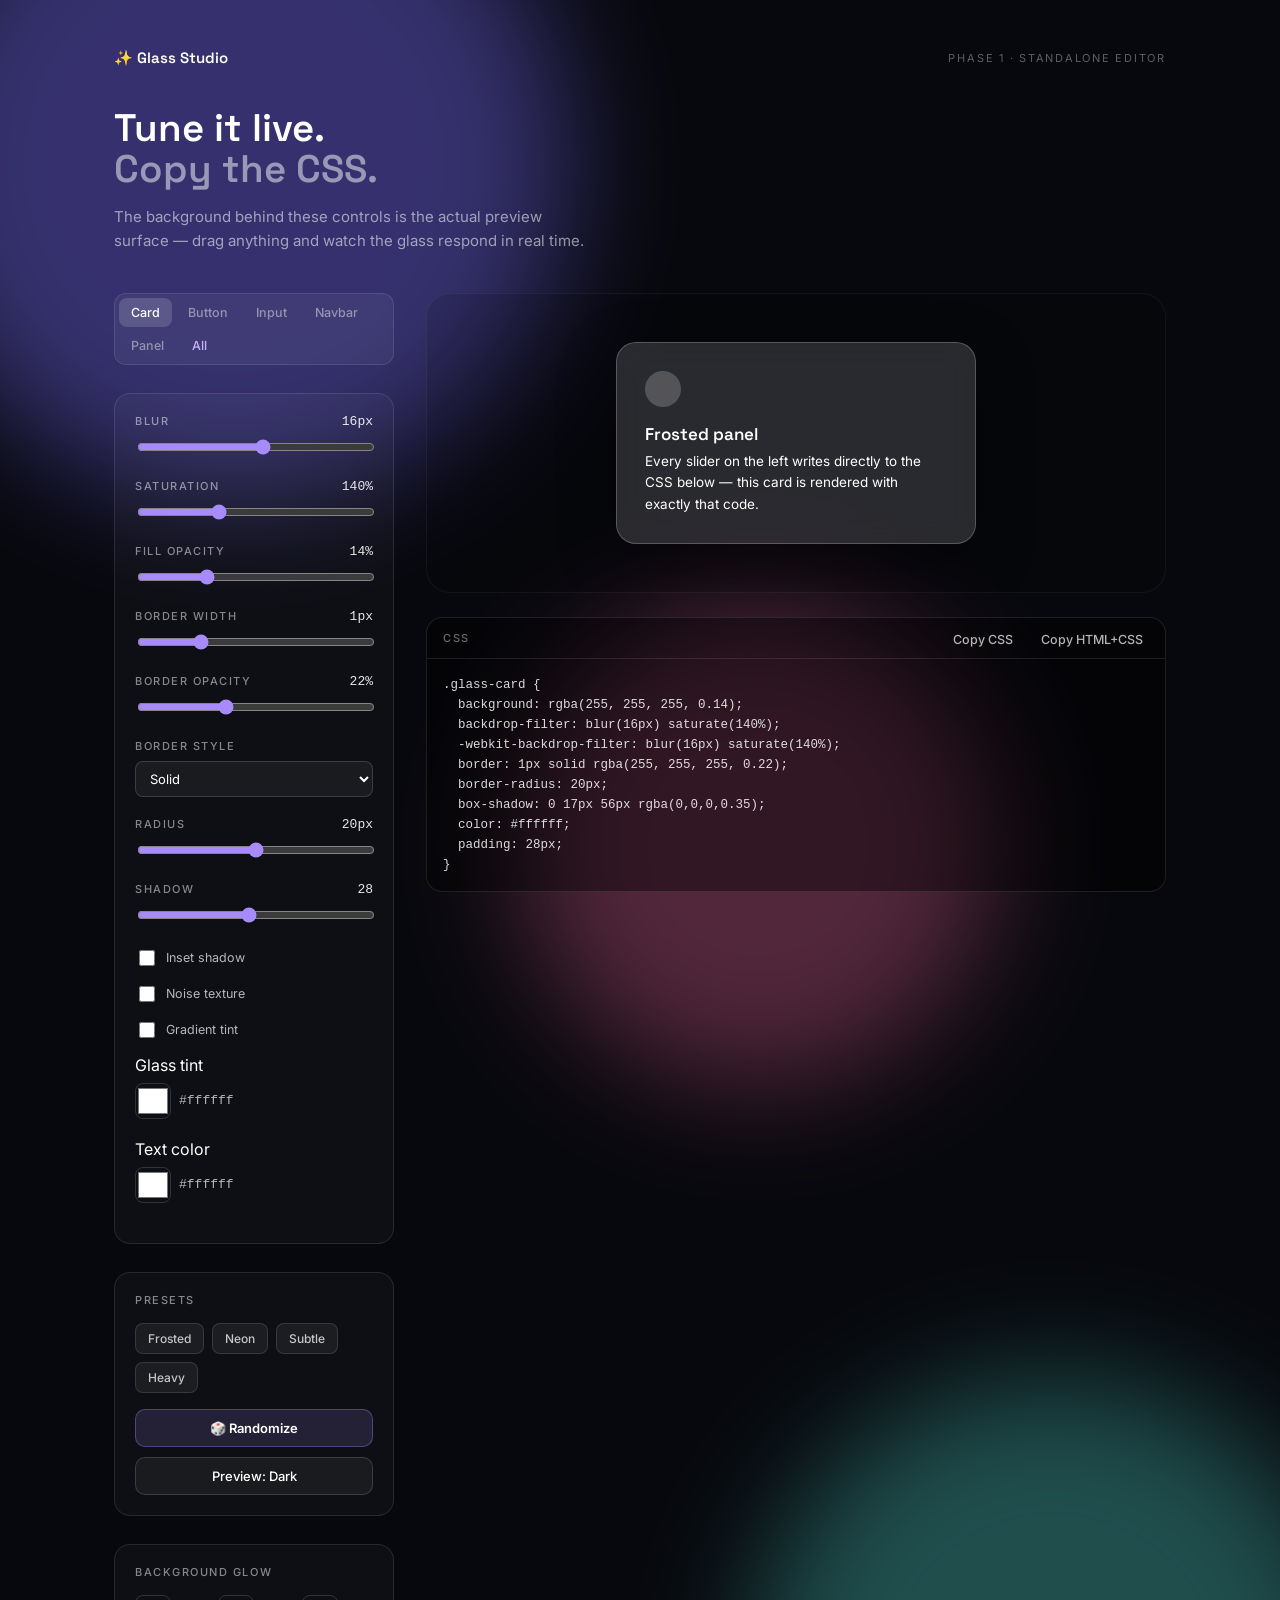
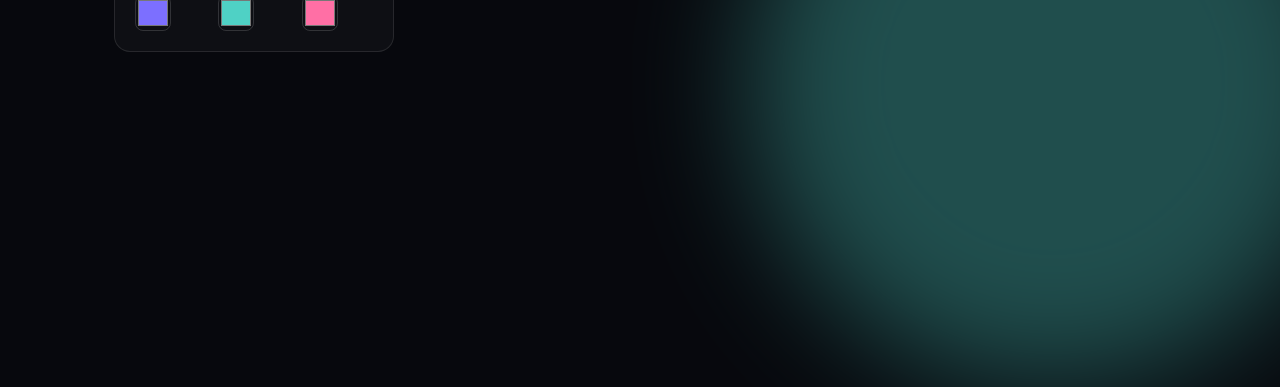
<file: Website/index.html>
<!DOCTYPE html>
<html lang="en">
<head>
<meta charset="UTF-8">
<meta name="viewport" content="width=device-width, initial-scale=1.0">
<title>Glass Studio</title>
<meta name="description" content="Interactive glassmorphism CSS generator. Tune blur, opacity, gradients, and more, then copy the CSS or HTML+CSS instantly.">
<meta name="theme-color" content="#07080d">
<meta property="og:title" content="Glass Studio">
<meta property="og:description" content="Interactive glassmorphism CSS generator. Tune blur, opacity, gradients, and more, then copy the CSS instantly.">
<meta property="og:type" content="website">
<meta property="og:url" content="https://panelstudio.neocities.org/">
<meta name="twitter:card" content="summary">
<meta name="twitter:title" content="Glass Studio">
<meta name="twitter:description" content="Interactive glassmorphism CSS generator.">
<link rel="icon" type="image/x-icon" href="/favicon.ico">
<link rel="apple-touch-icon" href="/logo.png">
<link rel="preconnect" href="https://fonts.googleapis.com">
<link href="https://fonts.googleapis.com/css2?family=Space+Grotesk:wght@500;600&family=Inter:wght@400;500;600&display=swap" rel="stylesheet">
<link rel="stylesheet" href="style.css">
</head>
<body>

<div class="glow" id="glowA"></div>
<div class="glow" id="glowB"></div>
<div class="glow" id="glowC"></div>

<div class="wrap">
  <header>
    <div class="brand">✨ Glass Studio</div>
    <div class="phase-tag">Phase 1 · standalone editor</div>
  </header>
  <h1>Tune it live.<br><span>Copy the CSS.</span></h1>
  <p class="sub">The background behind these controls is the actual preview surface — drag anything and watch the glass respond in real time.</p>

  <div class="grid">
    <div>
      <div class="mode-switch">
        <button class="mode-btn active" data-mode="card">Card</button>
        <button class="mode-btn" data-mode="button">Button</button>
        <button class="mode-btn" data-mode="input">Input</button>
        <button class="mode-btn" data-mode="navbar">Navbar</button>
        <button class="mode-btn" data-mode="panel">Panel</button>
        <button class="mode-btn all-btn" data-mode="all">All</button>
      </div>

      <div class="panel" id="controlsPanel">
        <div class="control">
          <div class="control-top"><span class="l">Blur</span><span class="v" id="vBlur">16px</span></div>
          <input type="range" id="blur" min="0" max="30" value="16">
        </div>
        <div class="control">
          <div class="control-top"><span class="l">Saturation</span><span class="v" id="vSaturation">140%</span></div>
          <input type="range" id="saturation" min="100" max="220" value="140">
        </div>
        <div class="control">
          <div class="control-top"><span class="l">Fill opacity</span><span class="v" id="vOpacity">14%</span></div>
          <input type="range" id="opacity" min="2" max="45" value="14">
        </div>
        <div class="control">
          <div class="control-top"><span class="l">Border width</span><span class="v" id="vBorderWidth">1px</span></div>
          <input type="range" id="borderWidth" min="0" max="4" value="1">
        </div>
        <div class="control">
          <div class="control-top"><span class="l">Border opacity</span><span class="v" id="vBorder">22%</span></div>
          <input type="range" id="borderOpacity" min="0" max="60" value="22">
        </div>
        <div class="control">
          <div class="control-top"><span class="l">Border style</span></div>
          <select id="borderStyle">
            <option value="solid">Solid</option>
            <option value="dashed">Dashed</option>
            <option value="dotted">Dotted</option>
          </select>
        </div>
        <div class="control">
          <div class="control-top"><span class="l">Radius</span><span class="v" id="vRadius">20px</span></div>
          <input type="range" id="radius" min="0" max="40" value="20">
        </div>
        <div class="control">
          <div class="control-top"><span class="l">Shadow</span><span class="v" id="vShadow">28</span></div>
          <input type="range" id="shadow" min="0" max="60" value="28">
        </div>
        <div class="control" id="hoverIntensityRow" style="display:none;">
          <div class="control-top"><span class="l">Hover intensity</span><span class="v" id="vHoverIntensity">6</span></div>
          <input type="range" id="hoverIntensity" min="0" max="20" value="6">
        </div>

        <div class="check-row">
          <input type="checkbox" id="insetShadow">
          <label for="insetShadow">Inset shadow</label>
        </div>
        <div class="check-row">
          <input type="checkbox" id="noise">
          <label for="noise">Noise texture</label>
        </div>
        <div class="check-row">
          <input type="checkbox" id="gradientEnabled">
          <label for="gradientEnabled">Gradient tint</label>
        </div>

        <div class="control">
          <span class="l" style="display:block; margin-bottom:8px;">Glass tint</span>
          <div class="color-row">
            <input type="color" id="tint" value="#ffffff">
            <span class="color-hex" id="vTint">#ffffff</span>
          </div>
        </div>
        <div class="control" id="tint2Row" style="display:none;">
          <span class="l" style="display:block; margin-bottom:8px;">Gradient tint 2</span>
          <div class="color-row">
            <input type="color" id="tint2" value="#a78bfa">
          </div>
        </div>
        <div class="control">
          <span class="l" style="display:block; margin-bottom:8px;">Text color</span>
          <div class="color-row">
            <input type="color" id="textColor" value="#ffffff">
            <span class="color-hex" id="vTextColor">#ffffff</span>
          </div>
        </div>
      </div>

      <div class="panel" id="toolsPanel">
        <span class="panel-label">Presets</span>
        <div class="preset-row">
          <button class="preset-btn" data-preset="frosted">Frosted</button>
          <button class="preset-btn" data-preset="neon">Neon</button>
          <button class="preset-btn" data-preset="subtle">Subtle</button>
          <button class="preset-btn" data-preset="heavy">Heavy</button>
        </div>
        <button class="tool-btn" id="randomizeBtn">🎲 Randomize</button>
        <button class="tool-btn secondary" id="previewToggleBtn">Preview: Dark</button>
      </div>

      <div class="panel" id="allNote" style="display:none;">
        <span class="panel-label">All components</span>
        <p class="all-note-text">Showing every component with its own saved settings. Pick a component tab above to tune it — each one is saved automatically as you switch.</p>
      </div>

      <div class="panel">
        <span class="panel-label">Background glow</span>
        <div class="glow-colors">
          <input type="color" id="colA" value="#7c6fff">
          <input type="color" id="colB" value="#4fd1c5">
          <input type="color" id="colC" value="#ff6fa5">
        </div>
      </div>
    </div>

    <div>
      <div class="preview-box">
        <div id="glassCard">
          <div class="dot"></div>
          <h3>Frosted panel</h3>
          <p>Every slider on the left writes directly to the CSS below — this card is rendered with exactly that code.</p>
        </div>
        <button id="glassButton" style="display:none;">Get started</button>
        <input id="glassInput" style="display:none;" type="text" placeholder="Type something...">
        <div id="glassNavbar" style="display:none;">
          <div class="nav-brand"><div class="nav-dot"></div>Studio</div>
          <div class="nav-links"><span>Home</span><span>Explore</span><span>Profile</span></div>
        </div>
        <div id="glassPanel" style="display:none;"><span>Full-width section background — use this behind a hero, modal, or content block.</span></div>

        <div id="allPreview" style="display:none;">
          <div id="allCard">
            <div class="dot"></div>
            <h3>Frosted panel</h3>
            <p>Every slider on the left writes directly to the CSS below.</p>
          </div>
          <button id="allButton">Get started</button>
          <input id="allInput" type="text" placeholder="Type something...">
          <div id="allNavbar">
            <div class="nav-brand"><div class="nav-dot"></div>Studio</div>
            <div class="nav-links"><span>Home</span><span>Explore</span><span>Profile</span></div>
          </div>
          <div id="allPanel"><span>Full-width section background — use this behind a hero, modal, or content block.</span></div>
        </div>
      </div>

      <div class="code-box">
        <div class="code-head">
          <span>CSS</span>
          <div>
            <button id="copyBtn">Copy CSS</button>
            <button id="copyHtmlBtn">Copy HTML+CSS</button>
          </div>
        </div>
        <pre id="cssOutput"></pre>
      </div>
    </div>
  </div>
</div>

<script src="script.js"></script>

</body>
</html>
</file>
<file: Website/style.css>
* { box-sizing: border-box; }
  body {
    margin: 0;
    background: #07080d;
    color: #fff;
    font-family: 'Inter', system-ui, sans-serif;
    min-height: 100vh;
    overflow-x: hidden;
    position: relative;
  }
  .glow {
    position: absolute;
    border-radius: 50%;
    pointer-events: none;
    z-index: 0;
    transition: background 0.2s ease;
  }
  #glowA { width: 42rem; height: 42rem; top: -10%; left: -8%; opacity: .4; background: #7c6fff; filter: blur(60px); }
  #glowB { width: 38rem; height: 38rem; bottom: -15%; right: -6%; opacity: .35; background: #4fd1c5; filter: blur(60px); }
  #glowC { width: 30rem; height: 30rem; top: 35%; right: 22%; opacity: .3; background: #ff6fa5; filter: blur(60px); }

  .wrap { position: relative; z-index: 1; max-width: 1100px; margin: 0 auto; padding: 48px 24px; }
  header { display: flex; align-items: center; justify-content: space-between; margin-bottom: 40px; }
  .brand { display: flex; align-items: center; gap: 10px; font-family: 'Space Grotesk', sans-serif; font-weight: 600; font-size: 15px; }
  .phase-tag { font-size: 11px; text-transform: uppercase; letter-spacing: .16em; color: rgba(255,255,255,.35); }

  h1 { font-family: 'Space Grotesk', sans-serif; font-weight: 600; font-size: 2.4rem; line-height: 1.08; margin: 0 0 12px; max-width: 500px; }
  h1 span { color: rgba(255,255,255,.5); }
  .sub { color: rgba(255,255,255,.55); font-size: 15px; line-height: 1.6; max-width: 480px; margin-bottom: 40px; }

  .grid { display: grid; grid-template-columns: 280px 1fr; gap: 32px; }
  @media (max-width: 800px) { .grid { grid-template-columns: 1fr; } }

  .panel { background: rgba(255,255,255,.03); border: 1px solid rgba(255,255,255,.1); border-radius: 16px; padding: 20px; margin-bottom: 28px; }
  .panel-label { font-size: 11px; text-transform: uppercase; letter-spacing: .14em; color: rgba(255,255,255,.5); font-weight: 500; display: block; margin-bottom: 16px; }

  .mode-switch { display: flex; flex-wrap: wrap; gap: 4px; padding: 4px; border-radius: 12px; background: rgba(255,255,255,.05); border: 1px solid rgba(255,255,255,.1); margin-bottom: 28px; width: fit-content; }
  .mode-btn { border: none; background: transparent; color: rgba(255,255,255,.45); padding: 7px 12px; border-radius: 8px; font-size: 12.5px; font-weight: 500; cursor: pointer; font-family: inherit; white-space: nowrap; }
  .mode-btn.active { background: rgba(255,255,255,.15); color: #fff; }
  .mode-btn.all-btn { color: #c4b5fd; }
  .mode-btn.all-btn.active { background: rgba(167,139,250,.25); color: #fff; }

  .all-note-text { font-size: 12.5px; color: rgba(255,255,255,.55); line-height: 1.6; margin: 0; }

  .control { margin-bottom: 20px; }
  .control-top { display: flex; justify-content: space-between; align-items: baseline; margin-bottom: 8px; }
  .control-top .l { font-size: 11px; text-transform: uppercase; letter-spacing: .14em; color: rgba(255,255,255,.5); font-weight: 500; }
  .control-top .v { font-size: 13px; font-family: monospace; color: rgba(255,255,255,.9); }
  input[type=range] { width: 100%; accent-color: #a78bfa; cursor: pointer; }

  .color-row { display: flex; align-items: center; gap: 8px; }
  input[type=color] { width: 36px; height: 36px; border: 1px solid rgba(255,255,255,.15); border-radius: 8px; cursor: pointer; background: none; padding: 0; }
  .color-hex { font-size: 13px; font-family: monospace; color: rgba(255,255,255,.7); }
  .glow-colors { display: grid; grid-template-columns: 1fr 1fr 1fr; gap: 12px; }

  select#borderStyle {
    width: 100%;
    background: rgba(255,255,255,.05);
    border: 1px solid rgba(255,255,255,.15);
    color: #fff;
    font-family: inherit;
    font-size: 13px;
    padding: 8px 10px;
    border-radius: 8px;
  }

  .check-row { display: flex; align-items: center; gap: 8px; margin-bottom: 14px; }
  .check-row input[type=checkbox] { width: 16px; height: 16px; accent-color: #a78bfa; cursor: pointer; }
  .check-row label { font-size: 12.5px; color: rgba(255,255,255,.7); cursor: pointer; }

  .preset-row { display: flex; flex-wrap: wrap; gap: 8px; margin-bottom: 16px; }
  .preset-btn { background: rgba(255,255,255,.06); border: 1px solid rgba(255,255,255,.12); color: rgba(255,255,255,.75); font-family: inherit; font-size: 12px; font-weight: 500; padding: 7px 12px; border-radius: 8px; cursor: pointer; }
  .preset-btn:hover { background: rgba(255,255,255,.12); color: #fff; }

  .tool-btn { display: block; width: 100%; background: rgba(167,139,250,.15); border: 1px solid rgba(167,139,250,.35); color: #fff; font-family: inherit; font-size: 13px; font-weight: 600; padding: 10px; border-radius: 10px; cursor: pointer; margin-bottom: 10px; }
  .tool-btn:hover { background: rgba(167,139,250,.25); }
  .tool-btn.secondary { background: rgba(255,255,255,.05); border-color: rgba(255,255,255,.15); font-weight: 500; margin-bottom: 0; }
  .tool-btn.secondary:hover { background: rgba(255,255,255,.1); }

  .preview-box { min-height: 300px; border-radius: 24px; border: 1px solid rgba(255,255,255,.05); display: flex; align-items: center; justify-content: center; padding: 40px; background: rgba(0,0,0,.1); margin-bottom: 24px; overflow: hidden; transition: background .2s ease; }
  .preview-box.light { background: rgba(255,255,255,.85); }

  #glassCard { width: 100%; max-width: 360px; padding: 28px; }
  #glassCard .dot { width: 36px; height: 36px; border-radius: 50%; background: rgba(255,255,255,.2); margin-bottom: 16px; }
  #glassCard h3 { font-family: 'Space Grotesk', sans-serif; font-weight: 600; font-size: 17px; margin: 0 0 6px; }
  #glassCard p { font-size: 13.5px; line-height: 1.6; margin: 0; }

  #glassButton { font-family: 'Inter', sans-serif; font-size: 14px; font-weight: 600; letter-spacing: .02em; cursor: pointer; padding: 12px 28px; transition: transform .15s ease; }
  #glassButton:hover { transform: translateY(-2px); }

  #glassInput { width: 100%; max-width: 320px; font-family: 'Inter', sans-serif; font-size: 14px; padding: 12px 16px; outline: none; }
  #glassInput::placeholder { color: rgba(255,255,255,.5); }

  #glassNavbar { width: 100%; display: flex; align-items: center; justify-content: space-between; gap: 24px; padding: 14px 24px; }
  #glassNavbar .nav-brand { display: flex; align-items: center; gap: 8px; font-family: 'Space Grotesk', sans-serif; font-weight: 600; font-size: 14px; }
  #glassNavbar .nav-dot { width: 20px; height: 20px; border-radius: 50%; background: rgba(255,255,255,.3); }
  #glassNavbar .nav-links { display: flex; gap: 20px; font-size: 13px; }

  #glassPanel { width: 100%; height: 220px; display: flex; align-items: center; justify-content: center; }
  #glassPanel span { font-size: 13px; text-align: center; padding: 0 20px; }

  #allPreview {
    width: 100%;
    flex-direction: column;
    align-items: stretch;
    gap: 36px;
    background: #0b0c12;
    border: 1px solid rgba(255,255,255,.06);
    border-radius: 20px;
    padding: 48px;
  }
  #allCard { width: 100%; max-width: 360px; padding: 32px; }
  #allCard .dot { width: 36px; height: 36px; border-radius: 50%; background: rgba(255,255,255,.2); margin-bottom: 16px; }
  #allCard h3 { font-family: 'Space Grotesk', sans-serif; font-weight: 600; font-size: 17px; margin: 0 0 6px; }
  #allCard p { font-size: 13.5px; line-height: 1.6; margin: 0; }
  #allButton { align-self: flex-start; font-family: 'Inter', sans-serif; font-size: 14px; font-weight: 600; letter-spacing: .02em; cursor: pointer; padding: 18px 36px; transition: transform .15s ease; }
  #allButton:hover { transform: translateY(-2px); }
  #allInput { width: 100%; max-width: 320px; font-family: 'Inter', sans-serif; font-size: 14px; padding: 18px 20px; outline: none; }
  #allInput::placeholder { color: rgba(255,255,255,.5); }
  #allNavbar { width: 100%; display: flex; align-items: center; justify-content: space-between; gap: 24px; padding: 14px 24px; }
  #allNavbar .nav-brand { display: flex; align-items: center; gap: 8px; font-family: 'Space Grotesk', sans-serif; font-weight: 600; font-size: 14px; }
  #allNavbar .nav-dot { width: 20px; height: 20px; border-radius: 50%; background: rgba(255,255,255,.3); }
  #allNavbar .nav-links { display: flex; gap: 20px; font-size: 13px; }
  #allPanel { width: 100%; min-height: 200px; padding: 32px 24px; display: flex; align-items: center; justify-content: center; }
  #allPanel span { font-size: 13px; text-align: center; padding: 0 20px; }

  .code-box { border-radius: 16px; border: 1px solid rgba(255,255,255,.1); background: rgba(0,0,0,.4); overflow: hidden; }
  .code-head { display: flex; justify-content: space-between; align-items: center; padding: 10px 16px; border-bottom: 1px solid rgba(255,255,255,.1); flex-wrap: wrap; gap: 8px; }
  .code-head span { font-size: 11px; text-transform: uppercase; letter-spacing: .14em; color: rgba(255,255,255,.4); font-weight: 500; }
  #copyBtn, #copyHtmlBtn { background: none; border: none; color: rgba(255,255,255,.7); font-size: 12.5px; font-weight: 500; cursor: pointer; font-family: inherit; margin-left: 12px; }
  #copyBtn:hover, #copyHtmlBtn:hover { color: #fff; }
  #copyBtn.copied, #copyHtmlBtn.copied { color: #34d399; }
  pre { margin: 0; padding: 16px; font-size: 12.5px; line-height: 1.6; overflow-x: auto; font-family: 'SF Mono', monospace; color: rgba(255,255,255,.85); }
</file>
